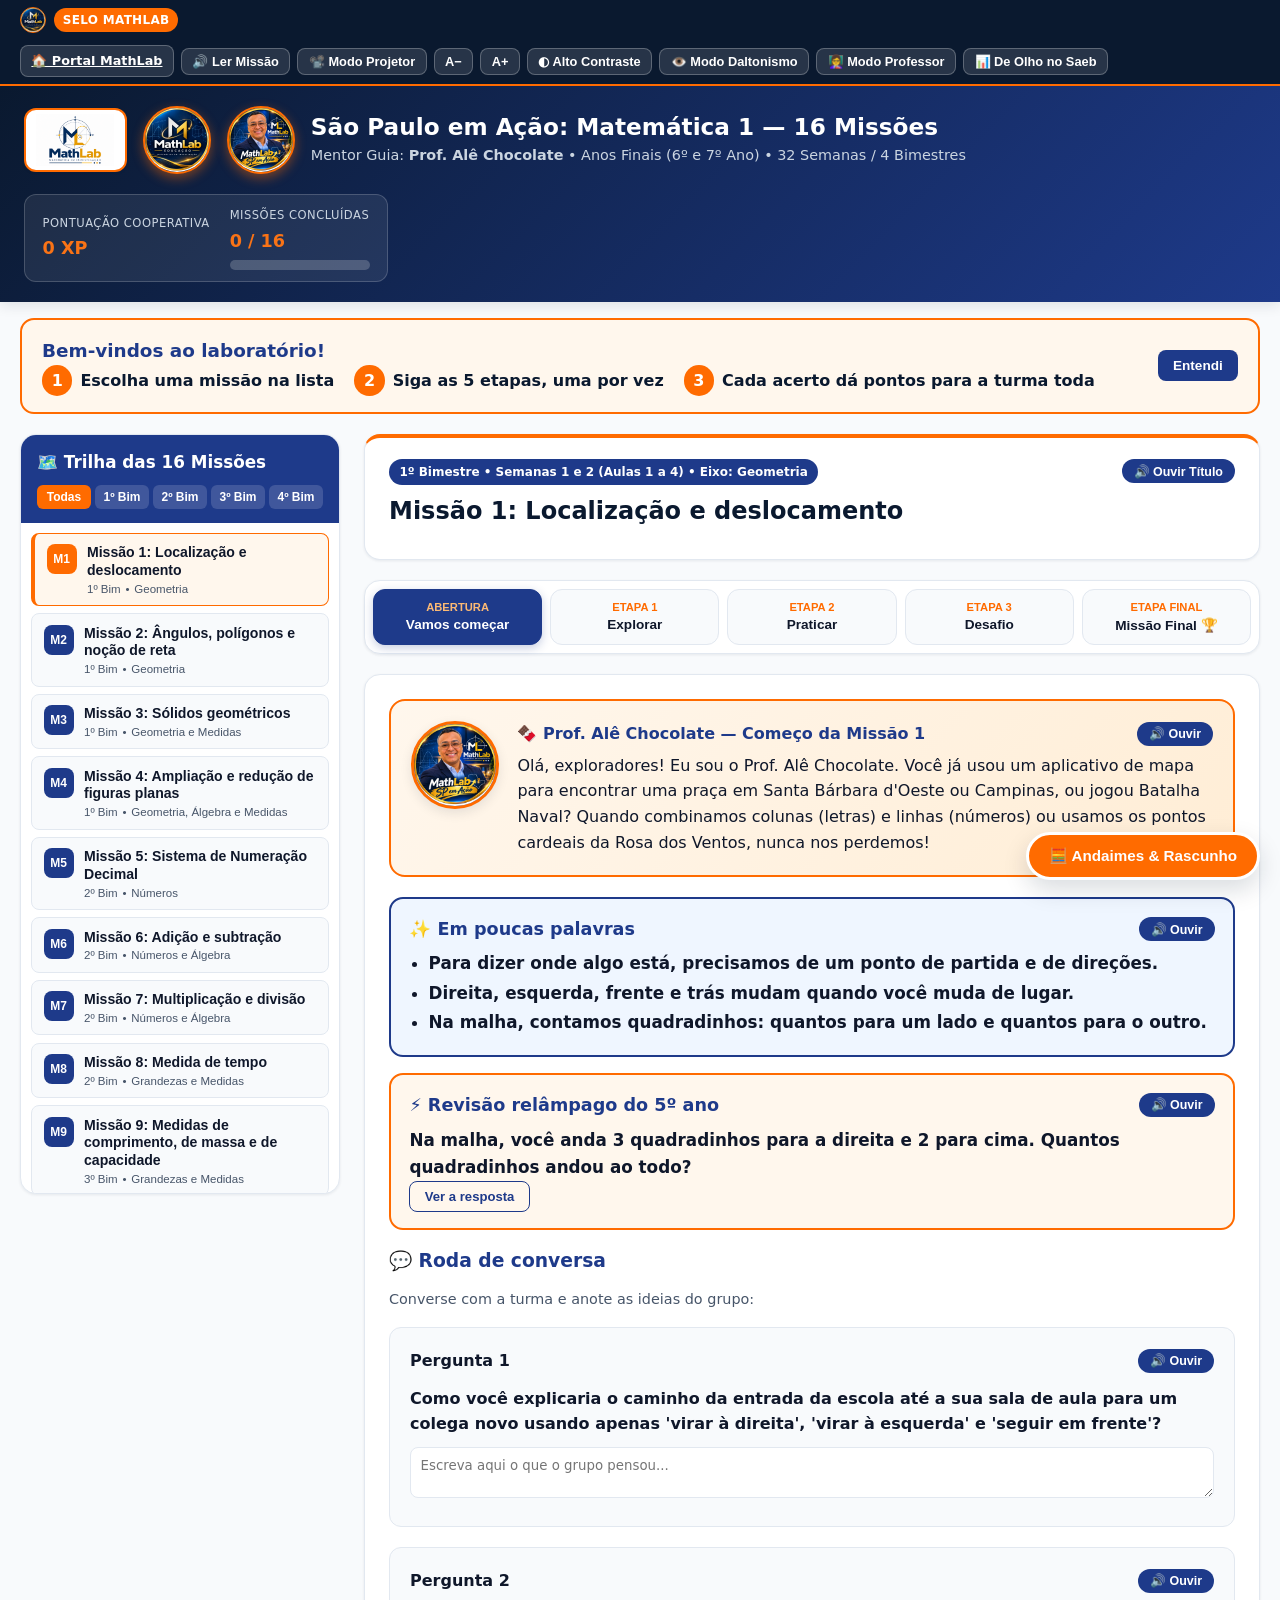
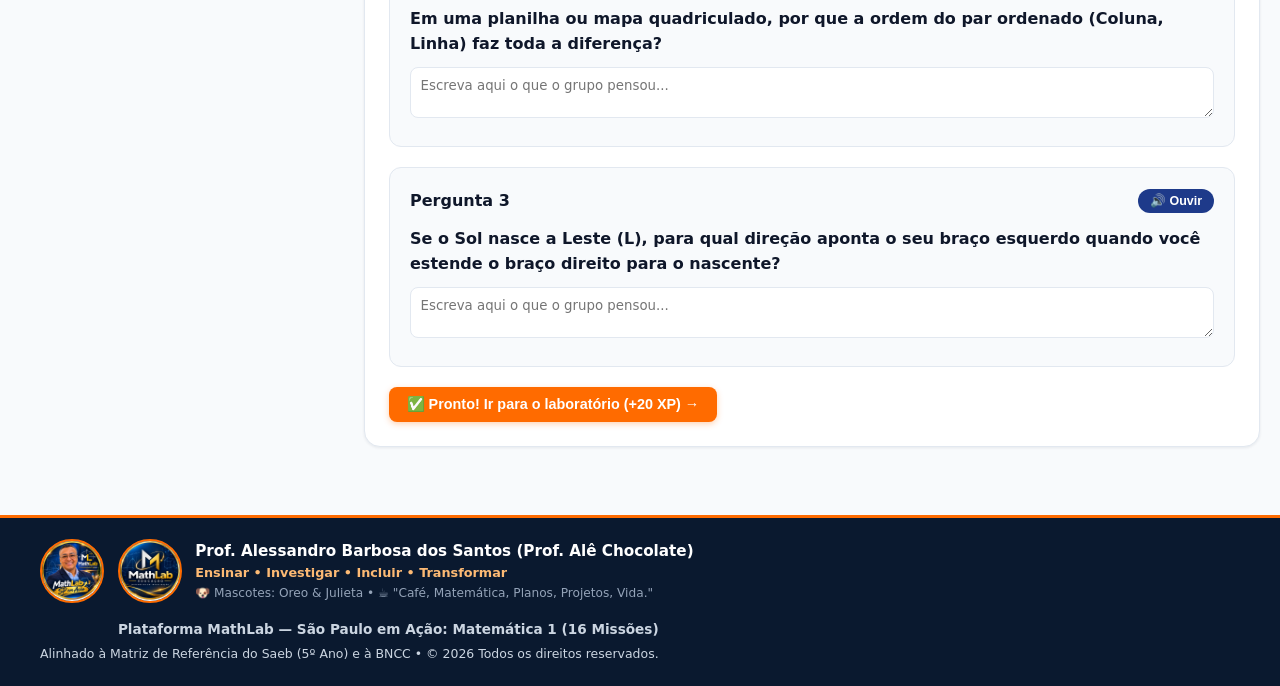
<file: index.html>
<!DOCTYPE html>
<html lang="pt-BR">
<head>
  <meta charset="UTF-8">
  <meta name="viewport" content="width=device-width, initial-scale=1.0">
  <title>Plataforma MathLab — São Paulo em Ação: Matemática 1 (16 Missões) | Prof. Alê Chocolate</title>
  <link rel="icon" href="assets/logo-circular.jpg">
  <link rel="stylesheet" href="styles.css">
  <link rel="stylesheet" href="evolucao.css">
</head>
<body>

  <!-- Barra de Acessibilidade Global e DUA (Desenho Universal para a Aprendizagem) -->
  <nav class="a11y-bar" aria-label="Barra de Acessibilidade e DUA">
    <div class="a11y-brand">
      <img src="assets/logo-circular.jpg" alt="Selo MathLab" style="width:26px;height:26px;border-radius:50%;object-fit:cover;border:1px solid var(--orange-vibrant)">
      <span class="selo-badge">Selo MathLab</span>
      <span>Acessibilidade DUA • Recomposição de Aprendizagens (Saeb 5º Ano &amp; BNCC)</span>
    </div>
    <div class="a11y-controls">
      <a href="https://prof-ale.github.io/MathLab/" class="a11y-btn" title="Voltar ao Laboratório Principal MathLab">🏠 Portal MathLab</a>
      <button type="button" class="a11y-btn" id="a11y-speak" title="Ler abertura em voz alta (Web Speech API pt-BR)">🔊 Ler Missão</button>
      <button type="button" class="a11y-btn" id="a11y-font-down" title="Diminuir tamanho da fonte">A−</button>
      <button type="button" class="a11y-btn" id="a11y-font-up" title="Aumentar tamanho da fonte">A+</button>
      <button type="button" class="a11y-btn" id="a11y-contrast" title="Alternar modo de Alto Contraste">◐ Alto Contraste</button>
      <button type="button" class="a11y-btn" id="a11y-colorblind" title="Modo Acessível para Daltonismo (Hachuras e Rótulos Diretos no Canvas)">👁️ Modo Daltonismo</button>
      <button type="button" class="a11y-btn active" id="a11y-teacher" title="Exibir/Ocultar Etiquetas Saeb, Nível de Proficiência (N1-N8) e Bloom">👩‍🏫 Tags Saeb/Prof.</button>
      <button type="button" class="a11y-btn" onclick="window.openTeacherSaebModal()" title="Abrir Painel De Olho no Saeb">📊 De Olho no Saeb</button>
    </div>
  </nav>

  <!-- Cabeçalho Principal Identidade Visual MathLab -->
  <header class="main-header">
    <div class="header-inner">
      <div class="brand-title-group">
        <div class="logo-oficial-badge">
          <img src="assets/logo-oficial.png" alt="Logotipo Oficial MathLab — Matemática em Investigação">
        </div>
        <div class="logo-emblem">
          <img src="assets/logo-circular.jpg" alt="Emblema Circular MathLab Educação">
        </div>
        <div class=" logo-emblem">
          <img src="assets/avatar-prof-ale-sp.jpg" alt="Prof. Alê Chocolate — MathLab SP em Ação">
        </div>
        <div class="brand-text">
          <h1>São Paulo em Ação: Matemática 1 — 16 Missões</h1>
          <p>Mentor Guia: <strong>Prof. Alê Chocolate</strong> • Anos Finais (6º e 7º Ano) • 32 Semanas / 4 Bimestres</p>
        </div>
      </div>

      <div class="gamification-hud" aria-live="polite">
        <div class="hud-stat">
          <span class="hud-label">Pontuação Cooperativa</span>
          <span class="hud-value" id="hud-xp">0 XP</span>
        </div>
        <div class="hud-stat">
          <span class="hud-label">Missões Concluídas</span>
          <span class="hud-value" id="hud-missions">0 / 16</span>
          <div class="progress-bar-outer" role="progressbar" aria-label="Progresso nas 16 missões">
            <div class="progress-bar-fill" id="hud-progress-bar"></div>
          </div>
        </div>
      </div>
    </div>
  </header>

  <!-- Layout Principal: Seletor das 16 Missões por Bimestre + Área Gamificada de 5 Abas -->
  <main class="app-layout">
    <aside class="missions-sidebar" aria-label="Navegação das 16 Missões por Bimestre">
      <div class="sidebar-header">
        <h2>🗺️ Trilha das 16 Missões</h2>
        <div class="bimester-tabs" role="tablist" aria-label="Filtrar por Bimestre">
          <button type="button" class="bim-tab active" data-bim="0">Todas</button>
          <button type="button" class="bim-tab" data-bim="1">1º Bim</button>
          <button type="button" class="bim-tab" data-bim="2">2º Bim</button>
          <button type="button" class="bim-tab" data-bim="3">3º Bim</button>
          <button type="button" class="bim-tab" data-bim="4">4º Bim</button>
        </div>
      </div>
      <div class="missions-list" id="missions-list"></div>
    </aside>

    <section class="mission-workspace" aria-live="polite">
      <div class="mission-banner" id="mission-banner"></div>
      <nav class="mission-tabs-nav" id="mission-tabs-nav" aria-label="5 Etapas Gamificadas da Missão"></nav>
      <div id="stage-content"></div>
    </section>
  </main>

  <!-- Andaimes Pedagógicos (Scaffolding Retrátil: Quadro de Ordens 6ª Ordem/Decimais, Calculadora EF05MA06 e Malha) -->
  <button type="button" class="scaffolding-fab" id="scaffolding-fab" aria-label="Abrir Andaimes Pedagógicos e Rascunho Interativo">
    🧮 Andaimes &amp; Rascunho
  </button>

  <aside class="scaffolding-drawer" id="scaffolding-drawer" aria-label="Bloco de Andaimes Pedagógicos">
    <div class="scaffolding-header">
      <strong>🛠️ Andaimes Pedagógicos (DUA)</strong>
      <button type="button" id="scaffolding-close" style="background:none;border:none;color:#fff;font-size:1.25rem;cursor:pointer" aria-label="Fechar Andaimes">&times;</button>
    </div>
    <div style="display:flex;gap:0.35rem;padding:0.5rem 1rem;background:var(--bg-main);border-bottom:1px solid var(--border-color)">
      <button type="button" class="btn-secondary scaf-tab-btn" data-tab="qvl" style="flex:1;padding:0.35rem">Quadro de Ordens</button>
      <button type="button" class="btn-secondary scaf-tab-btn" data-tab="calc" style="flex:1;padding:0.35rem">Porcentagem (EF05MA06)</button>
      <button type="button" class="btn-secondary scaf-tab-btn" data-tab="grid" style="flex:1;padding:0.35rem">Malha Rascunho</button>
    </div>
    <div class="scaffolding-body" id="scaffolding-body"></div>
  </aside>

  <!-- Modal Painel do Professor (Modo De Olho no Saeb) -->
  <div id="teacher-saeb-modal" style="display:none;position:fixed;inset:0;background:rgba(10,25,47,0.75);z-index:1100;align-items:center;justify-content:center;padding:1rem">
    <div style="background:var(--bg-card);border:3px solid var(--orange-vibrant);border-radius:16px;max-width:860px;width:100%;max-height:85vh;overflow:auto;padding:1.5rem;box-shadow:var(--shadow-lg)">
      <div style="display:flex;justify-content:space-between;align-items:center;margin-bottom:1rem;border-bottom:2px solid var(--border-color);padding-bottom:0.65rem">
        <h3 style="color:var(--navy-primary)">👩‍🏫 Painel do Professor — Modo De Olho no Saeb (Recomposição 6º Ano)</h3>
        <button type="button" class="btn-secondary" onclick="document.getElementById('teacher-saeb-modal').style.display='none'">Fechar &times;</button>
      </div>
      <div id="teacher-saeb-body"></div>
    </div>
  </div>

  <!-- Rodapé Institucional Prof. Alê Chocolate -->
  <footer style="background:var(--navy-dark);color:#CBD5E1;padding:1.35rem;font-size:0.85rem;border-top:3px solid var(--orange-vibrant);margin-top:2rem">
    <div style="max-width:1200px;margin:0 auto;display:flex;flex-wrap:wrap;justify-content:space-between;align-items:center;gap:1rem">
      <div style="display:flex;align-items:center;gap:0.85rem">
        <img src="assets/avatar-prof-ale-sp.jpg" alt="Prof. Alê Chocolate — MathLab SP em Ação" style="width:64px;height:64px;border-radius:50%;border:2px solid var(--orange-vibrant);object-fit:cover">
        <img src="assets/logo-circular.jpg" alt="MathLab Educação" style="width:64px;height:64px;border-radius:50%;border:2px solid var(--orange-vibrant);object-fit:cover">
        <div style="text-align:left">
          <strong style="color:#FFFFFF;font-size:0.95rem">Prof. Alessandro Barbosa dos Santos (Prof. Alê Chocolate)</strong>
          <p style="color:#FDBA74;font-weight:700;font-size:0.8rem">Ensinar • Investigar • Incluir • Transformar</p>
          <p style="font-size:0.76rem;color:#94A3B8">🐶 Mascotes: Oreo &amp; Julieta • ☕ "Café, Matemática, Planos, Projetos, Vida."</p>
        </div>
      </div>
      <div style="text-align:right">
        <p><strong>Plataforma MathLab — São Paulo em Ação: Matemática 1 (16 Missões)</strong></p>
        <p style="margin-top:0.2rem;font-size:0.78rem">Alinhado à Matriz de Referência do Saeb (5º Ano) e à BNCC • © 2026 Todos os direitos reservados.</p>
      </div>
    </div>
  </footer>

  <script src="missions-data.js"></script>
  <script src="canvas-labs.js"></script>
  <script src="app.js"></script>
  <script src="conteudo-extra.js"></script>
  <script src="evolucao.js"></script>
</body>
</html>
</file>
<file: styles.css>
:root {
  --bg-main: #F8FAFC;
  --bg-card: #FFFFFF;
  --navy-dark: #0A192F;
  --navy-primary: #1E3A8A;
  --navy-light: #2563EB;
  --orange-vibrant: #FF6B00;
  --orange-light: #F97316;
  --orange-soft: #FFF7ED;
  --text-main: #0F172A;
  --text-muted: #475569;
  --border-color: #E2E8F0;
  --success: #16A34A;
  --success-bg: #DCFCE7;
  --warning: #D97706;
  --warning-bg: #FEF3C7;
  --danger: #DC2626;
  --danger-bg: #FEE2E2;
  --shadow-sm: 0 1px 3px rgba(10, 25, 47, 0.08);
  --shadow-md: 0 4px 12px rgba(10, 25, 47, 0.10);
  --shadow-lg: 0 10px 25px rgba(10, 25, 47, 0.15);
  --radius-sm: 8px;
  --radius-md: 12px;
  --radius-lg: 16px;
  --font-scale: 1;
}

body.high-contrast {
  --bg-main: #000000;
  --bg-card: #111111;
  --navy-dark: #000000;
  --navy-primary: #FFFF00;
  --navy-light: #00FFFF;
  --orange-vibrant: #FF9900;
  --orange-light: #FFCC00;
  --orange-soft: #222200;
  --text-main: #FFFFFF;
  --text-muted: #EEEEEE;
  --border-color: #FFFF00;
  --success: #00FF66;
  --success-bg: #003311;
  --danger: #FF4444;
  --danger-bg: #330000;
}

* {
  box-sizing: border-box;
  margin: 0;
  padding: 0;
}

html {
  font-size: calc(16px * var(--font-scale));
  scroll-behavior: smooth;
}

body {
  font-family: 'Segoe UI', system-ui, -apple-system, BlinkMacSystemFont, Roboto, sans-serif;
  background-color: var(--bg-main);
  color: var(--text-main);
  line-height: 1.6;
  min-height: 100vh;
  display: flex;
  flex-direction: column;
}

/* Barra de Acessibilidade Global (DUA) */
.a11y-bar {
  background-color: var(--navy-dark);
  color: #FFFFFF;
  padding: 0.45rem 1.25rem;
  display: flex;
  flex-wrap: wrap;
  justify-content: space-between;
  align-items: center;
  gap: 0.75rem;
  border-bottom: 2px solid var(--orange-vibrant);
  font-size: 0.85rem;
  position: sticky;
  top: 0;
  z-index: 1000;
}

.a11y-brand {
  display: flex;
  align-items: center;
  gap: 0.5rem;
  font-weight: 700;
  letter-spacing: 0.3px;
}

.selo-badge {
  background: var(--orange-vibrant);
  color: #FFFFFF;
  padding: 0.15rem 0.55rem;
  border-radius: 999px;
  font-size: 0.75rem;
  text-transform: uppercase;
  font-weight: 800;
}

.a11y-controls {
  display: flex;
  flex-wrap: wrap;
  align-items: center;
  gap: 0.45rem;
}

.a11y-btn {
  background: rgba(255, 255, 255, 0.12);
  color: #FFFFFF;
  border: 1px solid rgba(255, 255, 255, 0.25);
  padding: 0.3rem 0.65rem;
  border-radius: var(--radius-sm);
  cursor: pointer;
  font-size: 0.8rem;
  font-weight: 600;
  display: inline-flex;
  align-items: center;
  gap: 0.35rem;
  transition: all 0.2s ease;
}

.a11y-btn:hover,
.a11y-btn:focus-visible {
  background: var(--orange-vibrant);
  border-color: var(--orange-vibrant);
  outline: 2px solid #FFFFFF;
}

.a11y-btn.active {
  background: var(--orange-vibrant);
  border-color: #FFFFFF;
  box-shadow: 0 0 0 2px rgba(255, 107, 0, 0.4);
}

/* Cabeçalho Principal MathLab */
.main-header {
  background: linear-gradient(135deg, var(--navy-dark) 0%, var(--navy-primary) 100%);
  color: #FFFFFF;
  padding: 1.25rem 1.5rem;
  box-shadow: var(--shadow-md);
}

.header-inner {
  max-width: 1400px;
  margin: 0 auto;
  display: flex;
  flex-wrap: wrap;
  justify-content: space-between;
  align-items: center;
  gap: 1.25rem;
}

.brand-title-group {
  display: flex;
  align-items: center;
  gap: 1rem;
}

.logo-emblem {
  width: 68px;
  height: 68px;
  border-radius: 50%;
  display: flex;
  align-items: center;
  justify-content: center;
  overflow: hidden;
  box-shadow: 0 4px 12px rgba(255, 107, 0, 0.45);
  border: 2px solid var(--orange-vibrant);
  flex-shrink: 0;
  background: #0A192F;
}

.logo-emblem img {
  width: 100%;
  height: 100%;
  object-fit: cover;
}

.logo-oficial-badge {
  background: #FFFFFF;
  padding: 0.25rem 0.65rem;
  border-radius: var(--radius-md);
  display: flex;
  align-items: center;
  justify-content: center;
  box-shadow: var(--shadow-sm);
  border: 2px solid var(--orange-vibrant);
  height: 64px;
  flex-shrink: 0;
}

.logo-oficial-badge img {
  height: 100%;
  width: auto;
  object-fit: contain;
}

.brand-text h1 {
  font-size: 1.45rem;
  font-weight: 800;
  line-height: 1.2;
}

.brand-text p {
  font-size: 0.9rem;
  color: #CBD5E1;
  margin-top: 0.2rem;
}

.gamification-hud {
  display: flex;
  align-items: center;
  gap: 1.25rem;
  background: rgba(255, 255, 255, 0.08);
  padding: 0.65rem 1.1rem;
  border-radius: var(--radius-md);
  border: 1px solid rgba(255, 255, 255, 0.18);
}

.hud-stat {
  display: flex;
  flex-direction: column;
  gap: 0.15rem;
}

.hud-label {
  font-size: 0.72rem;
  text-transform: uppercase;
  letter-spacing: 0.5px;
  color: #CBD5E1;
}

.hud-value {
  font-size: 1.1rem;
  font-weight: 800;
  color: var(--orange-light);
}

.progress-bar-outer {
  width: 140px;
  height: 10px;
  background: rgba(255, 255, 255, 0.2);
  border-radius: 999px;
  overflow: hidden;
  margin-top: 0.2rem;
}

.progress-bar-fill {
  height: 100%;
  background: linear-gradient(90deg, var(--orange-vibrant), #FBBF24);
  width: 0%;
  transition: width 0.4s ease;
}

/* Layout Principal */
.app-layout {
  max-width: 1400px;
  width: 100%;
  margin: 1.25rem auto;
  padding: 0 1.25rem;
  display: grid;
  grid-template-columns: 320px 1fr;
  gap: 1.5rem;
  flex: 1;
}

@media (max-width: 1024px) {
  .app-layout {
    grid-template-columns: 1fr;
  }
}

/* Sidebar de Missões */
.missions-sidebar {
  background: var(--bg-card);
  border: 1px solid var(--border-color);
  border-radius: var(--radius-lg);
  box-shadow: var(--shadow-sm);
  display: flex;
  flex-direction: column;
  overflow: hidden;
  height: fit-content;
  max-height: calc(100vh - 140px);
  position: sticky;
  top: 60px;
}

@media (max-width: 1024px) {
  .missions-sidebar {
    position: static;
    max-height: 360px;
  }
}

.sidebar-header {
  background: var(--navy-primary);
  color: #FFFFFF;
  padding: 0.9rem 1rem;
}

.sidebar-header h2 {
  font-size: 1.05rem;
  font-weight: 700;
  margin-bottom: 0.6rem;
}

.bimester-tabs {
  display: grid;
  grid-template-columns: repeat(5, 1fr);
  gap: 0.25rem;
}

.bim-tab {
  background: rgba(255, 255, 255, 0.15);
  color: #FFFFFF;
  border: none;
  padding: 0.3rem 0.2rem;
  font-size: 0.75rem;
  font-weight: 700;
  border-radius: 6px;
  cursor: pointer;
  transition: background 0.2s;
}

.bim-tab.active,
.bim-tab:hover {
  background: var(--orange-vibrant);
}

.missions-list {
  overflow-y: auto;
  padding: 0.6rem;
  display: flex;
  flex-direction: column;
  gap: 0.45rem;
}

.mission-item-btn {
  width: 100%;
  text-align: left;
  background: var(--bg-main);
  border: 1px solid var(--border-color);
  border-radius: var(--radius-sm);
  padding: 0.65rem 0.75rem;
  cursor: pointer;
  display: flex;
  align-items: flex-start;
  gap: 0.65rem;
  transition: all 0.2s ease;
  color: var(--text-main);
}

.mission-item-btn:hover {
  border-color: var(--orange-vibrant);
  transform: translateX(2px);
}

.mission-item-btn.active {
  background: var(--orange-soft);
  border-color: var(--orange-vibrant);
  border-left: 4px solid var(--orange-vibrant);
}

.mission-num-badge {
  background: var(--navy-primary);
  color: #FFFFFF;
  font-weight: 800;
  font-size: 0.75rem;
  min-width: 30px;
  height: 30px;
  border-radius: 8px;
  display: flex;
  align-items: center;
  justify-content: center;
  flex-shrink: 0;
}

.mission-item-btn.active .mission-num-badge {
  background: var(--orange-vibrant);
}

.mission-item-btn.completed .mission-num-badge {
  background: var(--success);
}

.mission-item-info {
  flex: 1;
  min-width: 0;
}

.mission-item-title {
  font-size: 0.88rem;
  font-weight: 700;
  line-height: 1.25;
  margin-bottom: 0.2rem;
}

.mission-item-meta {
  font-size: 0.72rem;
  color: var(--text-muted);
  display: flex;
  flex-wrap: wrap;
  gap: 0.3rem;
}

/* Área Principal da Missão */
.mission-workspace {
  display: flex;
  flex-direction: column;
  gap: 1.25rem;
  min-width: 0;
}

.mission-banner {
  background: var(--bg-card);
  border: 1px solid var(--border-color);
  border-top: 4px solid var(--orange-vibrant);
  border-radius: var(--radius-lg);
  padding: 1.25rem 1.5rem;
  box-shadow: var(--shadow-sm);
  display: flex;
  flex-wrap: wrap;
  justify-content: space-between;
  align-items: flex-start;
  gap: 1rem;
}

.mission-banner-left {
  flex: 1;
  min-width: 260px;
}

.mission-bimester-pill {
  display: inline-block;
  background: var(--navy-primary);
  color: #FFFFFF;
  font-size: 0.75rem;
  font-weight: 700;
  padding: 0.2rem 0.65rem;
  border-radius: 999px;
  margin-bottom: 0.45rem;
}

.mission-banner h2 {
  font-size: 1.5rem;
  color: var(--navy-dark);
  font-weight: 800;
  margin-bottom: 0.5rem;
}

body.high-contrast .mission-banner h2 {
  color: var(--navy-primary);
}

.curriculum-tags {
  display: flex;
  flex-wrap: wrap;
  gap: 0.45rem;
  margin-top: 0.5rem;
}

.curr-tag {
  font-size: 0.76rem;
  font-weight: 700;
  padding: 0.2rem 0.6rem;
  border-radius: 6px;
  border: 1px solid var(--border-color);
}

.curr-tag.saeb {
  background: #EFF6FF;
  color: #1D4ED8;
  border-color: #BFDBFE;
}

.curr-tag.bncc {
  background: #FFF7ED;
  color: #C2410C;
  border-color: #FED7AA;
}

.curr-tag.nivel {
  background: #F0FDF4;
  color: #15803D;
  border-color: #BBF7D0;
}

body.high-contrast .curr-tag {
  background: #000000;
  color: #FFFF00;
  border-color: #FFFF00;
}

/* Navegação das 5 Abas Gamificadas */
.mission-tabs-nav {
  display: grid;
  grid-template-columns: repeat(5, 1fr);
  gap: 0.5rem;
  background: var(--bg-card);
  padding: 0.5rem;
  border-radius: var(--radius-lg);
  border: 1px solid var(--border-color);
  box-shadow: var(--shadow-sm);
}

@media (max-width: 768px) {
  .mission-tabs-nav {
    grid-template-columns: 1fr 1fr;
  }
}

.stage-tab-btn {
  background: var(--bg-main);
  border: 1px solid var(--border-color);
  border-radius: var(--radius-md);
  padding: 0.7rem 0.5rem;
  cursor: pointer;
  display: flex;
  flex-direction: column;
  align-items: center;
  text-align: center;
  gap: 0.25rem;
  color: var(--text-main);
  transition: all 0.2s ease;
}

.stage-tab-btn:hover {
  border-color: var(--orange-vibrant);
}

.stage-tab-btn.active {
  background: var(--navy-primary);
  color: #FFFFFF;
  border-color: var(--navy-primary);
  box-shadow: 0 3px 10px rgba(30, 58, 138, 0.25);
}

body.high-contrast .stage-tab-btn.active {
  background: var(--orange-vibrant);
  color: #000000;
}

.stage-tab-step {
  font-size: 0.7rem;
  text-transform: uppercase;
  font-weight: 800;
  color: var(--orange-vibrant);
}

.stage-tab-btn.active .stage-tab-step {
  color: #FDBA74;
}

body.high-contrast .stage-tab-btn.active .stage-tab-step {
  color: #000000;
}

.stage-tab-label {
  font-size: 0.85rem;
  font-weight: 700;
}

/* Cartões e Conteúdo das Etapas */
.stage-card {
  background: var(--bg-card);
  border: 1px solid var(--border-color);
  border-radius: var(--radius-lg);
  padding: 1.5rem;
  box-shadow: var(--shadow-sm);
  margin-bottom: 1rem;
}

/* Prof. Alê Chocolate Mascote Card */
.prof-ale-box {
  display: flex;
  align-items: flex-start;
  gap: 1.15rem;
  background: linear-gradient(135deg, #FFF7ED 0%, #FFEDD5 100%);
  border: 2px solid var(--orange-vibrant);
  border-radius: var(--radius-lg);
  padding: 1.25rem;
  margin-bottom: 1.25rem;
}

body.high-contrast .prof-ale-box {
  background: #111111;
  border-color: #FFFF00;
}

.prof-ale-avatar {
  width: 88px;
  height: 88px;
  border-radius: 50%;
  background: var(--navy-primary);
  border: 3px solid var(--orange-vibrant);
  flex-shrink: 0;
  display: flex;
  align-items: center;
  justify-content: center;
  overflow: hidden;
  box-shadow: var(--shadow-md);
}

.prof-ale-content {
  flex: 1;
}

.prof-ale-header {
  display: flex;
  justify-content: space-between;
  align-items: center;
  flex-wrap: wrap;
  gap: 0.5rem;
  margin-bottom: 0.4rem;
}

.prof-ale-name {
  font-weight: 800;
  color: var(--navy-primary);
  font-size: 1rem;
  display: flex;
  align-items: center;
  gap: 0.4rem;
}

.tts-btn {
  background: var(--navy-primary);
  color: #FFFFFF;
  border: none;
  border-radius: 999px;
  padding: 0.28rem 0.75rem;
  font-size: 0.78rem;
  font-weight: 700;
  cursor: pointer;
  display: inline-flex;
  align-items: center;
  gap: 0.35rem;
  transition: background 0.2s;
}

.tts-btn:hover {
  background: var(--orange-vibrant);
}

body.high-contrast .tts-btn {
  background: #FFFF00;
  color: #000000;
}

/* Fique Ligado & Alerta de Estratégia */
.strategy-alert {
  background: #EFF6FF;
  border-left: 5px solid var(--navy-primary);
  padding: 1rem 1.2rem;
  border-radius: var(--radius-sm);
  margin-bottom: 1.25rem;
}

body.high-contrast .strategy-alert {
  background: #111111;
  border-color: #00FFFF;
}

.fique-ligado-card {
  background: #FFFBEB;
  border: 2px dashed var(--orange-vibrant);
  border-radius: var(--radius-md);
  padding: 1.15rem;
  margin-top: 1.25rem;
  display: flex;
  gap: 1rem;
  align-items: flex-start;
}

body.high-contrast .fique-ligado-card {
  background: #1A1A00;
  border-color: #FFFF00;
}

/* Laboratório Canvas Interativo */
.canvas-lab-container {
  background: #F1F5F9;
  border: 2px solid var(--border-color);
  border-radius: var(--radius-md);
  padding: 1rem;
  margin: 1rem 0;
  display: flex;
  flex-direction: column;
  align-items: center;
  gap: 0.9rem;
}

body.high-contrast .canvas-lab-container {
  background: #000000;
  border-color: #FFFFFF;
}

.canvas-wrapper {
  width: 100%;
  max-width: 720px;
  background: #FFFFFF;
  border: 2px solid var(--navy-primary);
  border-radius: var(--radius-sm);
  overflow: hidden;
  display: flex;
  justify-content: center;
  box-shadow: var(--shadow-sm);
}

.canvas-wrapper canvas {
  width: 100%;
  height: auto;
  display: block;
  touch-action: manipulation;
  cursor: pointer;
}

.canvas-controls {
  display: flex;
  flex-wrap: wrap;
  gap: 0.6rem;
  justify-content: center;
  align-items: center;
  width: 100%;
}

.btn-action {
  background: var(--orange-vibrant);
  color: #FFFFFF;
  border: none;
  padding: 0.55rem 1.1rem;
  border-radius: var(--radius-sm);
  font-weight: 700;
  font-size: 0.9rem;
  cursor: pointer;
  display: inline-flex;
  align-items: center;
  gap: 0.4rem;
  transition: all 0.2s ease;
  box-shadow: 0 2px 6px rgba(255, 107, 0, 0.3);
}

.btn-action:hover {
  background: #E05E00;
  transform: translateY(-1px);
}

.btn-secondary {
  background: var(--navy-primary);
  color: #FFFFFF;
  border: none;
  padding: 0.5rem 0.95rem;
  border-radius: var(--radius-sm);
  font-weight: 600;
  font-size: 0.85rem;
  cursor: pointer;
  transition: all 0.2s;
}

.btn-secondary:hover {
  background: var(--navy-dark);
}

.btn-outline {
  background: transparent;
  color: var(--navy-primary);
  border: 1.5px solid var(--navy-primary);
  padding: 0.45rem 0.9rem;
  border-radius: var(--radius-sm);
  font-weight: 700;
  font-size: 0.82rem;
  cursor: pointer;
}

body.high-contrast .btn-outline {
  color: #FFFF00;
  border-color: #FFFF00;
}

/* Questões e Acordeão */
.question-block {
  border: 1px solid var(--border-color);
  border-radius: var(--radius-md);
  padding: 1.25rem;
  margin-bottom: 1.25rem;
  background: var(--bg-main);
}

.question-header {
  display: flex;
  justify-content: space-between;
  align-items: center;
  flex-wrap: wrap;
  gap: 0.5rem;
  margin-bottom: 0.75rem;
}

.options-grid {
  display: grid;
  grid-template-columns: 1fr 1fr;
  gap: 0.65rem;
  margin: 0.9rem 0;
}

@media (max-width: 640px) {
  .options-grid {
    grid-template-columns: 1fr;
  }
}

.option-btn {
  background: var(--bg-card);
  border: 2px solid var(--border-color);
  border-radius: var(--radius-sm);
  padding: 0.75rem 1rem;
  text-align: left;
  font-size: 0.95rem;
  font-weight: 600;
  color: var(--text-main);
  cursor: pointer;
  display: flex;
  align-items: center;
  gap: 0.65rem;
  transition: all 0.15s ease;
}

.option-btn:hover {
  border-color: var(--orange-vibrant);
}

.option-btn.selected {
  border-color: var(--navy-primary);
  background: #EFF6FF;
}

.option-btn.correct {
  border-color: var(--success);
  background: var(--success-bg);
  color: #065F46;
}

.option-btn.wrong {
  border-color: var(--danger);
  background: var(--danger-bg);
  color: #991B1B;
}

.option-letter {
  width: 28px;
  height: 28px;
  border-radius: 50%;
  background: var(--navy-primary);
  color: #FFFFFF;
  display: inline-flex;
  align-items: center;
  justify-content: center;
  font-weight: 800;
  font-size: 0.8rem;
  flex-shrink: 0;
}

.feedback-banner {
  margin-top: 0.75rem;
  padding: 0.85rem 1rem;
  border-radius: var(--radius-sm);
  font-weight: 600;
  font-size: 0.9rem;
  display: none;
}

.feedback-banner.show {
  display: block;
}

.feedback-banner.correct {
  background: var(--success-bg);
  color: #065F46;
  border-left: 4px solid var(--success);
}

.feedback-banner.wrong {
  background: var(--danger-bg);
  color: #991B1B;
  border-left: 4px solid var(--danger);
}

/* Acordeão Resolvendo a Questão */
.accordion-box {
  border: 1px solid var(--border-color);
  border-radius: var(--radius-sm);
  overflow: hidden;
  margin-top: 1rem;
}

.accordion-header {
  width: 100%;
  background: var(--navy-primary);
  color: #FFFFFF;
  border: none;
  padding: 0.8rem 1rem;
  font-weight: 700;
  font-size: 0.92rem;
  text-align: left;
  cursor: pointer;
  display: flex;
  justify-content: space-between;
  align-items: center;
}

.accordion-header:disabled {
  background: #94A3B8;
  cursor: not-allowed;
}

.accordion-body {
  padding: 1rem;
  background: var(--bg-card);
  display: none;
  border-top: 1px solid var(--border-color);
}

.accordion-body.open {
  display: block;
}

/* Andaimes Pedagógicos (Scaffolding Retrátil) */
.scaffolding-fab {
  position: fixed;
  bottom: 20px;
  right: 20px;
  z-index: 950;
  background: var(--orange-vibrant);
  color: #FFFFFF;
  border: 3px solid #FFFFFF;
  border-radius: 999px;
  padding: 0.75rem 1.25rem;
  font-weight: 800;
  font-size: 0.95rem;
  cursor: pointer;
  box-shadow: var(--shadow-lg);
  display: flex;
  align-items: center;
  gap: 0.5rem;
}

.scaffolding-drawer {
  position: fixed;
  bottom: 80px;
  right: 20px;
  width: 440px;
  max-width: calc(100vw - 40px);
  background: var(--bg-card);
  border: 2px solid var(--navy-primary);
  border-radius: var(--radius-lg);
  box-shadow: var(--shadow-lg);
  z-index: 950;
  display: none;
  flex-direction: column;
  overflow: hidden;
}

.scaffolding-drawer.open {
  display: flex;
}

.scaffolding-header {
  background: var(--navy-dark);
  color: #FFFFFF;
  padding: 0.75rem 1rem;
  display: flex;
  justify-content: space-between;
  align-items: center;
}

.scaffolding-body {
  padding: 1rem;
  max-height: 70vh;
  overflow-y: auto;
}

.qvl-table {
  width: 100%;
  border-collapse: collapse;
  margin-bottom: 0.75rem;
  text-align: center;
}

.qvl-table th,
.qvl-table td {
  border: 1px solid var(--border-color);
  padding: 0.35rem 0.2rem;
  font-size: 0.78rem;
}

.qvl-table th {
  background: var(--navy-primary);
  color: #FFFFFF;
}

.qvl-input {
  width: 38px;
  height: 36px;
  text-align: center;
  font-size: 1.1rem;
  font-weight: 800;
  border: 2px solid var(--orange-vibrant);
  border-radius: 6px;
}

.input-inline {
  padding: 0.45rem 0.65rem;
  border: 2px solid var(--border-color);
  border-radius: var(--radius-sm);
  font-size: 0.95rem;
  font-weight: 700;
  width: 120px;
}
</file>
<file: evolucao.css>
/* Camada de evolução MathLab SP em Ação (6º e 7º ano): modo aluno, projetor, celebração, relatório */

/* Modo aluno: esconde etiquetas técnicas (Saeb, nível, Bloom, BNCC). O professor liga no botão Modo Professor. */
body:not(.modo-professor) .curr-tag,
body:not(.modo-professor) .teacher-tag,
body:not(.modo-professor) .curriculum-tags { display: none !important; }
body:not(.modo-professor) .a11y-brand span:last-child { display: none; }

/* Guia rápido de início */
.guia-rapido {
  max-width: 1400px; margin: 1rem auto 0; padding: 1rem 1.25rem;
  background: #FFF7ED; border: 2px solid var(--orange-vibrant); border-radius: 14px;
  display: flex; gap: 1rem; align-items: center; flex-wrap: wrap; justify-content: space-between;
  width: calc(100% - 2.5rem);
}
.guia-rapido ol { display: flex; gap: 1.25rem; flex-wrap: wrap; list-style: none; padding: 0; margin: 0; counter-reset: g; }
.guia-rapido li { counter-increment: g; font-weight: 700; color: var(--navy-dark); display: flex; align-items: center; gap: 0.5rem; }
.guia-rapido li::before {
  content: counter(g); background: var(--orange-vibrant); color: #fff; width: 1.9rem; height: 1.9rem;
  border-radius: 50%; display: inline-flex; align-items: center; justify-content: center; font-weight: 800;
}

/* Cartões extras por missão */
.extra-card {
  border-radius: 14px; padding: 1rem 1.15rem; margin: 1rem 0; border: 2px solid var(--border-color); background: #F8FAFC;
}
.extra-card h4 { color: var(--navy-primary); font-size: 1.1rem; margin-bottom: 0.5rem; display: flex; align-items: center; gap: 0.5rem; flex-wrap: wrap; justify-content: space-between; }
.extra-card.simples { border-color: #1E3A8A; background: #EFF6FF; }
.extra-card.revisao { border-color: var(--orange-vibrant); background: #FFF7ED; }
.extra-card ul { margin: 0.25rem 0 0 1.2rem; }
.extra-card li { margin: 0.3rem 0; font-size: 1.05rem; line-height: 1.45; font-weight: 600; }
.extra-card .resp { display: none; margin-top: 0.6rem; padding: 0.6rem 0.8rem; background: #fff; border-left: 4px solid var(--success); border-radius: 8px; font-weight: 700; }
.extra-card .resp.open { display: block; }
.ponte7 { font-weight: 700; color: var(--navy-dark); background: #ECFDF5; border: 2px solid #10B981; border-radius: 12px; padding: 0.7rem 0.9rem; margin-top: 1rem; }

/* Botões de avanço */
.avancar-box { display: flex; justify-content: flex-end; margin-top: 1.25rem; gap: 0.75rem; flex-wrap: wrap; }
.btn-avancar {
  background: var(--navy-primary); color: #fff; border: 0; border-radius: 12px; padding: 0.85rem 1.4rem;
  font-weight: 800; font-size: 1.05rem; cursor: pointer; box-shadow: var(--shadow-md);
}
.btn-avancar:hover { background: var(--orange-vibrant); }
.btn-avancar:focus-visible, .a11y-btn:focus-visible, .option-btn:focus-visible { outline: 4px solid #FBBF24; outline-offset: 2px; }

/* Acerto: brilho suave */
.option-btn.correct { animation: pulsa 0.5s ease; }
@keyframes pulsa { 0% { transform: scale(1); } 50% { transform: scale(1.03); } 100% { transform: scale(1); } }
.option-btn.wrong { animation: balanca 0.35s ease; }
@keyframes balanca { 25% { transform: translateX(-4px); } 75% { transform: translateX(4px); } }

/* Aviso de XP */
.xp-toast {
  position: fixed; top: 5.5rem; right: 1.25rem; z-index: 2000; background: var(--orange-vibrant); color: #fff;
  font-weight: 800; font-size: 1.4rem; padding: 0.6rem 1.1rem; border-radius: 999px; box-shadow: var(--shadow-lg);
  animation: sobe 1.6s ease forwards; pointer-events: none;
}
@keyframes sobe { 0% { opacity: 0; transform: translateY(10px); } 15% { opacity: 1; } 80% { opacity: 1; } 100% { opacity: 0; transform: translateY(-28px); } }
#confete { position: fixed; inset: 0; width: 100%; height: 100%; pointer-events: none; z-index: 1900; }

/* Cabeçalho responsivo */
@media (max-width: 760px) {
  .main-header { padding: 0.8rem 0.9rem; }
  .brand-title-group { flex-wrap: wrap; gap: 0.5rem; }
  .logo-emblem { width: 44px; height: 44px; }
  .logo-oficial-badge { height: 44px; }
  .brand-text { flex-basis: 100%; }
  .brand-text h1 { font-size: 1.1rem; }
  .brand-text p { font-size: 0.8rem; }
  .gamification-hud { width: 100%; justify-content: space-between; gap: 0.6rem; }
  .progress-bar-outer { width: 90px; }
  .a11y-bar { padding: 0.4rem 0.6rem; }
  .a11y-brand { display: none; }
  .a11y-controls { flex-wrap: wrap; gap: 0.35rem; }
  .guia-rapido { width: calc(100% - 1.5rem); }
}

/* Modo projetor: letras e botões grandes para a sala */
body.projetor { --font-scale: 1.28; }
body.projetor .app-layout { max-width: 1800px; grid-template-columns: 300px 1fr; }
body.projetor .header-inner, body.projetor .guia-rapido { max-width: 1800px; }
body.projetor .canvas-wrapper, body.projetor .canvas-lab-container > div { max-width: 1000px; }
body.projetor .option-btn { padding: 1.05rem 1.25rem; font-size: 1.1rem; }
body.projetor .option-letter { font-size: 1.2rem; }
body.projetor .stage-tab-btn { padding: 0.9rem 0.5rem; }
body.projetor .canvas-controls button, body.projetor .btn-action, body.projetor .btn-outline, body.projetor .tts-btn { font-size: 1.05rem; padding: 0.7rem 1rem; }
body.projetor .feedback-banner.show { font-size: 1.15rem; }

/* Impressão do relatório */
@media print {
  body > *:not(#teacher-saeb-modal) { display: none !important; }
  #teacher-saeb-modal { position: static !important; background: #fff !important; display: block !important; padding: 0 !important; }
  #teacher-saeb-modal > div { border: 0 !important; max-height: none !important; overflow: visible !important; box-shadow: none !important; }
  #teacher-saeb-modal button { display: none !important; }
}
@media (prefers-reduced-motion: reduce) {
  .option-btn.correct, .option-btn.wrong, .xp-toast { animation: none; }
}
</file>
